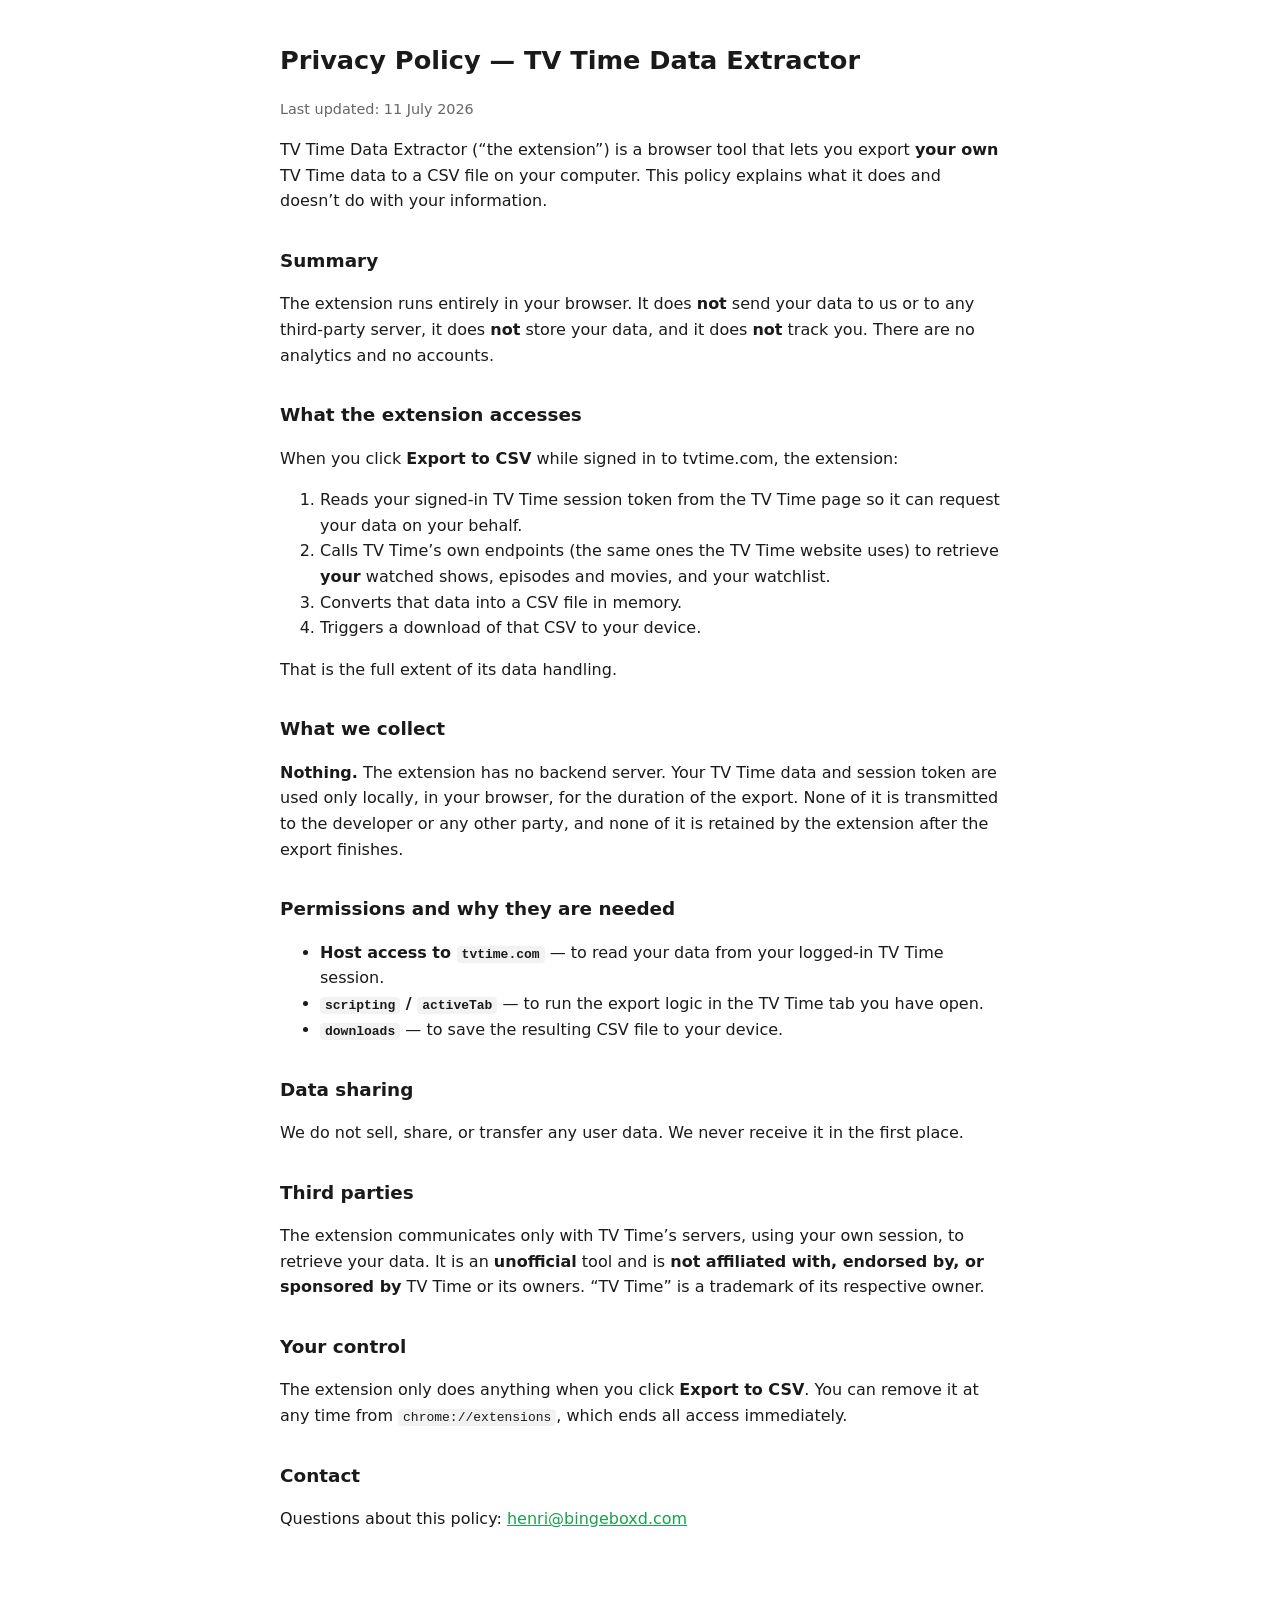
<file: index.html>
<!doctype html>
<html lang="en">
  <head>
    <meta charset="utf-8" />
    <meta http-equiv="refresh" content="0; url=./tv-time-exporter/privacy-policy.html" />
    <title>TV Time Data Extractor</title>
  </head>
  <body>
    <p>
      <a href="./tv-time-exporter/privacy-policy.html"
        >TV Time Data Extractor — Privacy Policy</a
      >
    </p>
  </body>
</html>
</file>
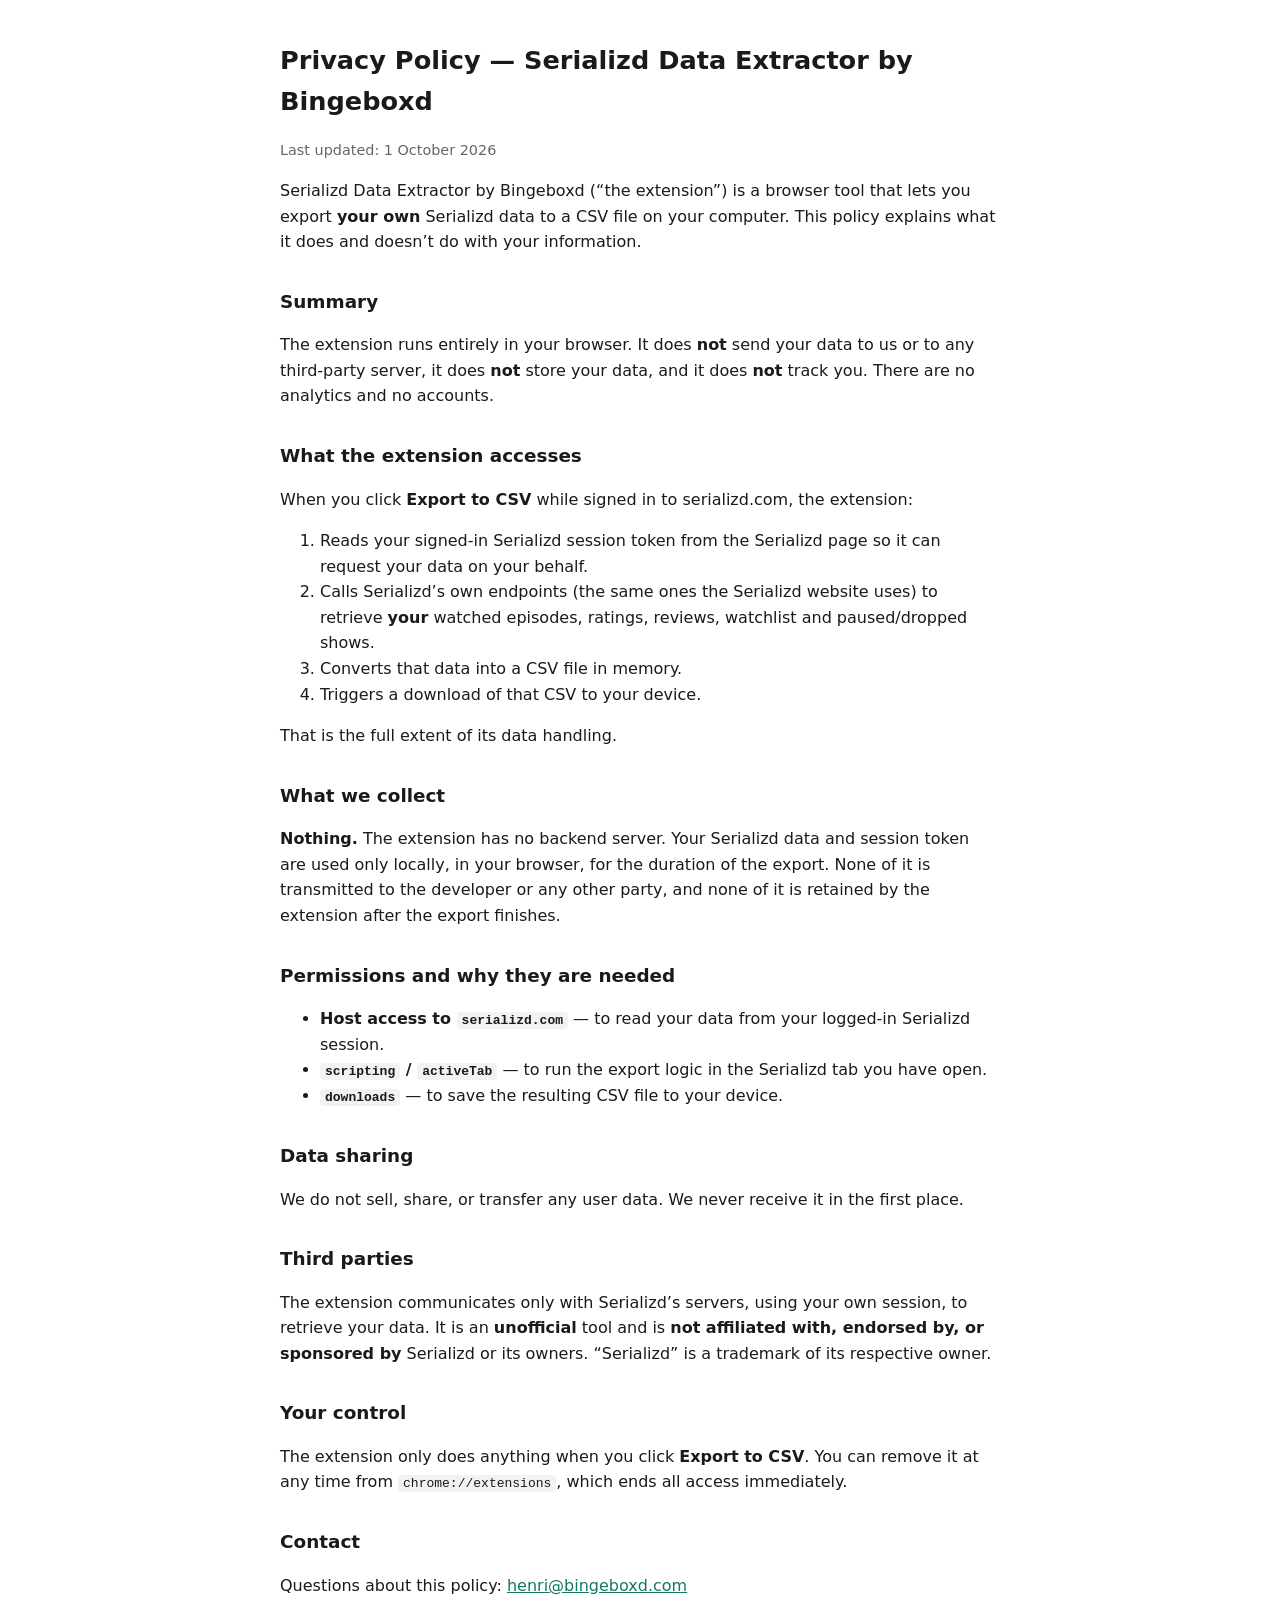
<file: serializd-exporter/index.html>
<!doctype html>
<html lang="en">
  <head>
    <meta charset="utf-8" />
    <meta http-equiv="refresh" content="0; url=./privacy-policy.html" />
    <title>Serializd Data Extractor by Bingeboxd</title>
  </head>
  <body>
    <p>
      <a href="./privacy-policy.html"
        >Serializd Data Extractor by Bingeboxd — Privacy Policy</a
      >
    </p>
  </body>
</html>
</file>
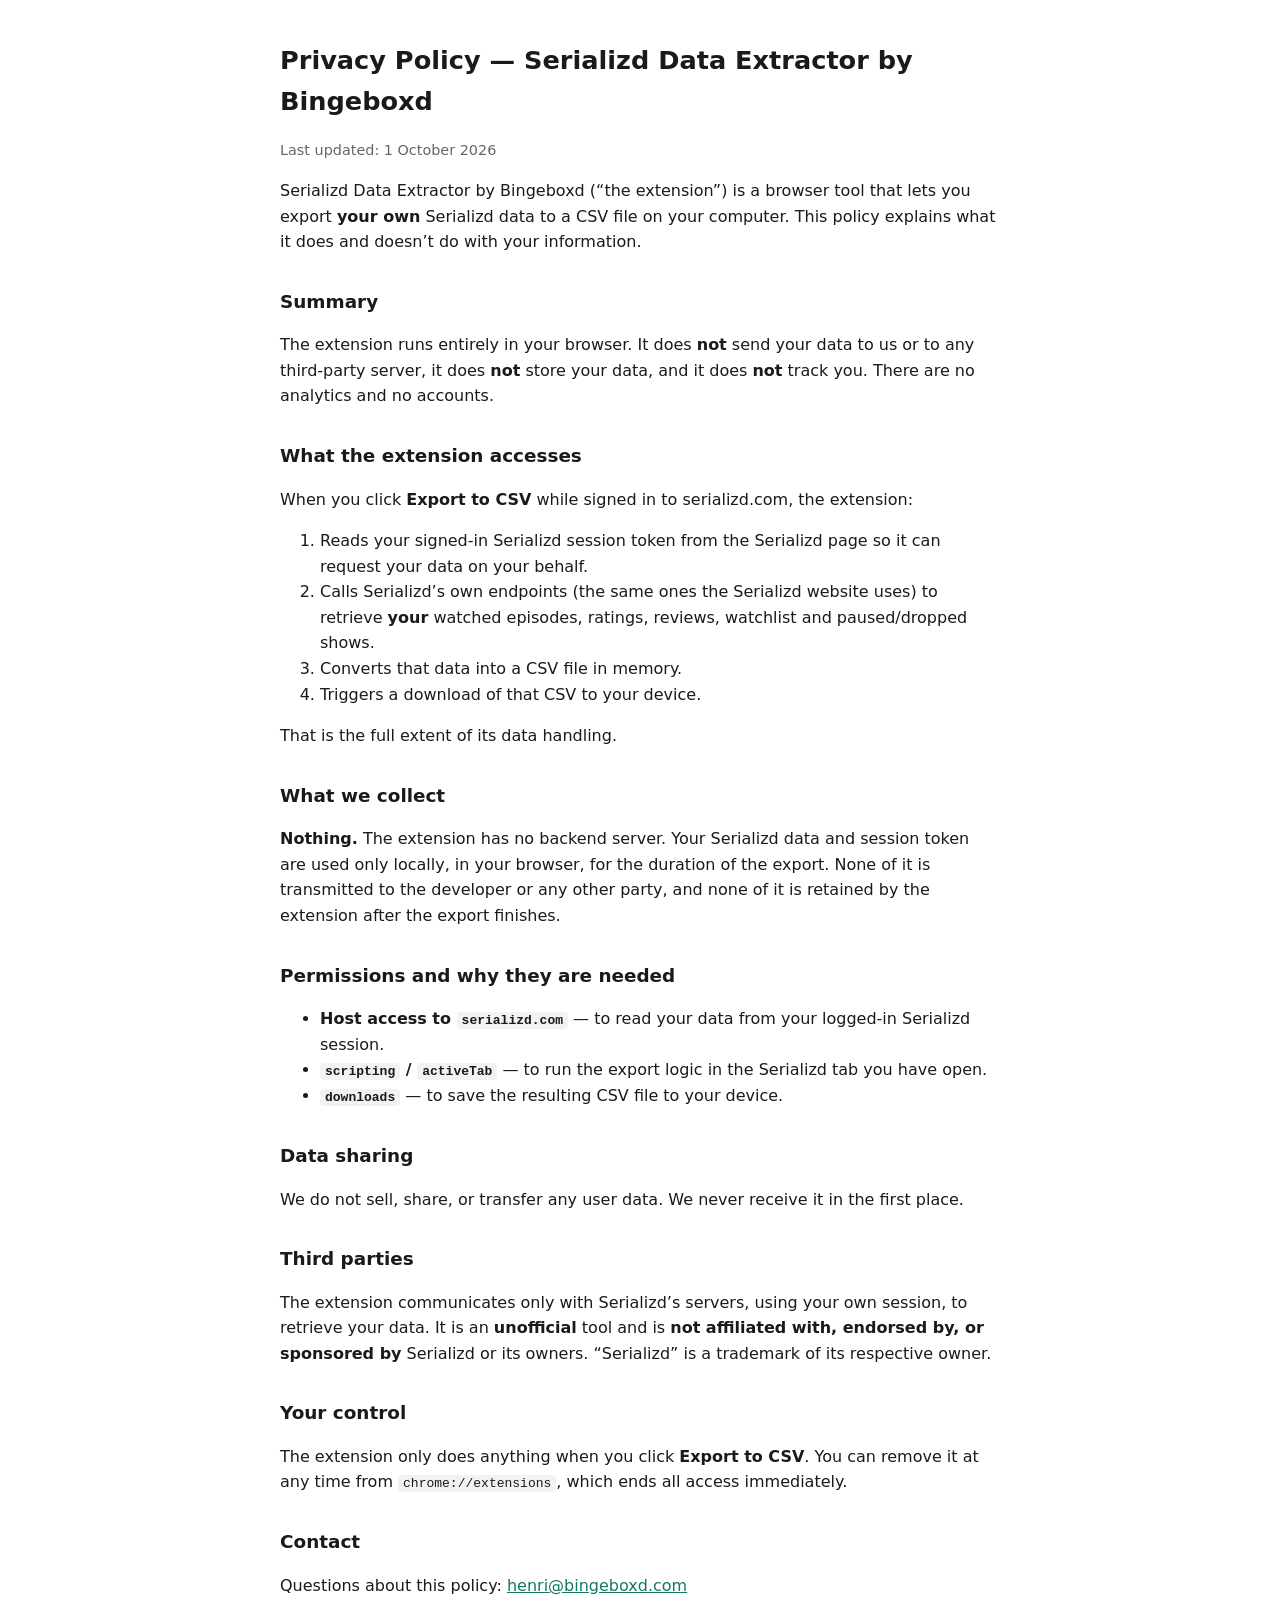
<file: serializd-exporter/privacy-policy.html>
<!doctype html>
<html lang="en">
  <head>
    <meta charset="utf-8" />
    <meta name="viewport" content="width=device-width, initial-scale=1" />
    <title>Privacy Policy — Serializd Data Extractor by Bingeboxd</title>
    <meta name="robots" content="noindex" />
    <style>
      body {
        font-family: -apple-system, system-ui, Segoe UI, Roboto, sans-serif;
        max-width: 720px;
        margin: 40px auto;
        padding: 0 20px 60px;
        color: #1a1a1a;
        line-height: 1.6;
      }
      h1 {
        font-size: 1.6rem;
      }
      h2 {
        font-size: 1.15rem;
        margin-top: 2rem;
      }
      .updated {
        color: #666;
        font-size: 0.9rem;
      }
      code {
        background: #f2f2f2;
        padding: 1px 5px;
        border-radius: 4px;
      }
      a {
        color: #157764;
      }
    </style>
  </head>
  <body>
    <h1>Privacy Policy — Serializd Data Extractor by Bingeboxd</h1>
    <p class="updated">Last updated: 1 October 2026</p>

    <p>
      Serializd Data Extractor by Bingeboxd (“the extension”) is a browser tool
      that lets you export <strong>your own</strong> Serializd data to a CSV
      file on your computer. This policy explains what it does and doesn’t do
      with your information.
    </p>

    <h2>Summary</h2>
    <p>
      The extension runs entirely in your browser. It does <strong>not</strong>
      send your data to us or to any third-party server, it does
      <strong>not</strong> store your data, and it does <strong>not</strong>
      track you. There are no analytics and no accounts.
    </p>

    <h2>What the extension accesses</h2>
    <p>
      When you click <strong>Export to CSV</strong> while signed in to
      serializd.com, the extension:
    </p>
    <ol>
      <li>
        Reads your signed-in Serializd session token from the Serializd page so
        it can request your data on your behalf.
      </li>
      <li>
        Calls Serializd’s own endpoints (the same ones the Serializd website
        uses) to retrieve <strong>your</strong> watched episodes, ratings,
        reviews, watchlist and paused/dropped shows.
      </li>
      <li>Converts that data into a CSV file in memory.</li>
      <li>Triggers a download of that CSV to your device.</li>
    </ol>
    <p>That is the full extent of its data handling.</p>

    <h2>What we collect</h2>
    <p>
      <strong>Nothing.</strong> The extension has no backend server. Your
      Serializd data and session token are used only locally, in your browser,
      for the duration of the export. None of it is transmitted to the developer
      or any other party, and none of it is retained by the extension after the
      export finishes.
    </p>

    <h2>Permissions and why they are needed</h2>
    <ul>
      <li>
        <strong>Host access to <code>serializd.com</code></strong> — to read
        your data from your logged-in Serializd session.
      </li>
      <li>
        <strong><code>scripting</code> / <code>activeTab</code></strong> — to
        run the export logic in the Serializd tab you have open.
      </li>
      <li>
        <strong><code>downloads</code></strong> — to save the resulting CSV file
        to your device.
      </li>
    </ul>

    <h2>Data sharing</h2>
    <p>
      We do not sell, share, or transfer any user data. We never receive it in
      the first place.
    </p>

    <h2>Third parties</h2>
    <p>
      The extension communicates only with Serializd’s servers, using your own
      session, to retrieve your data. It is an <strong>unofficial</strong> tool
      and is <strong>not affiliated with, endorsed by, or sponsored by</strong>
      Serializd or its owners. “Serializd” is a trademark of its respective
      owner.
    </p>

    <h2>Your control</h2>
    <p>
      The extension only does anything when you click <strong>Export to
      CSV</strong>. You can remove it at any time from
      <code>chrome://extensions</code>, which ends all access immediately.
    </p>

    <h2>Contact</h2>
    <p>
      Questions about this policy:
      <a href="mailto:henri@bingeboxd.com">henri@bingeboxd.com</a>
    </p>
  </body>
</html>
</file>
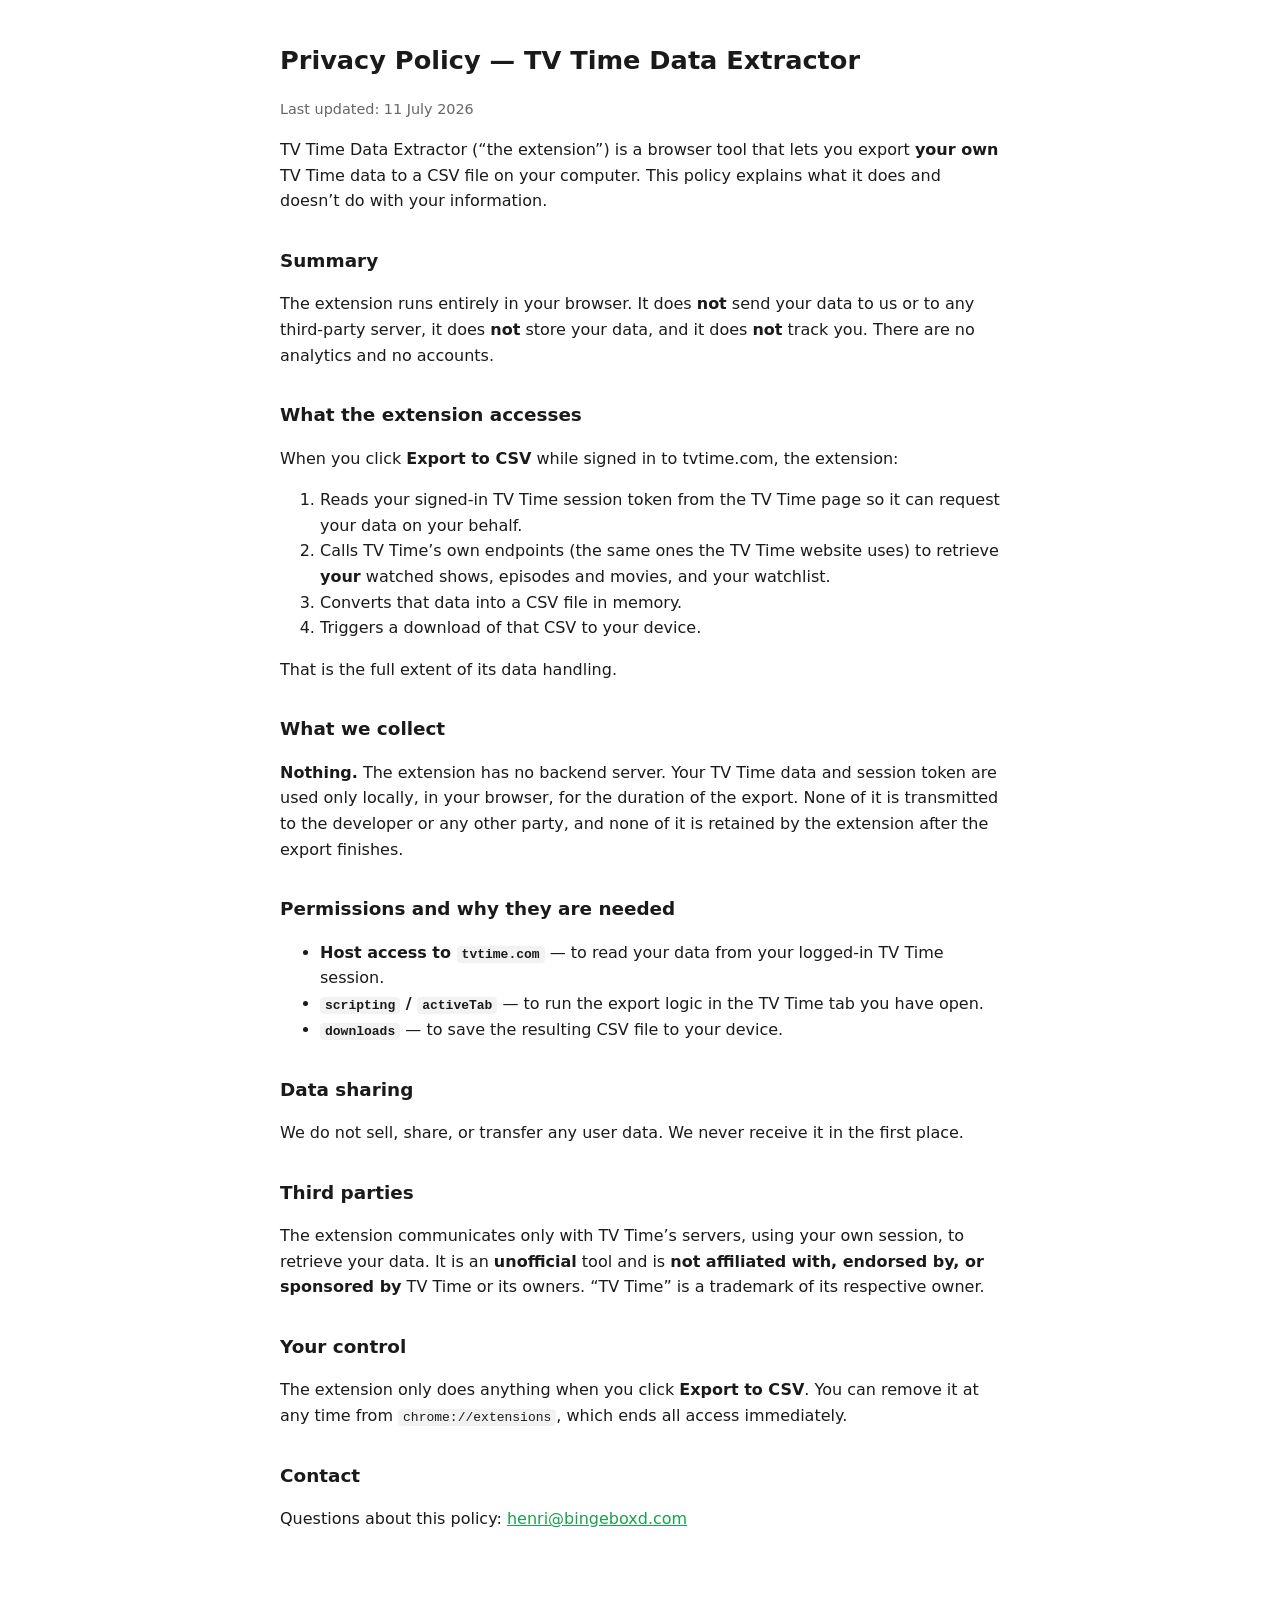
<file: tv-time-exporter/privacy-policy.html>
<!doctype html>
<html lang="en">
  <head>
    <meta charset="utf-8" />
    <meta name="viewport" content="width=device-width, initial-scale=1" />
    <title>Privacy Policy — TV Time Data Extractor</title>
    <meta name="robots" content="noindex" />
    <style>
      body {
        font-family: -apple-system, system-ui, Segoe UI, Roboto, sans-serif;
        max-width: 720px;
        margin: 40px auto;
        padding: 0 20px 60px;
        color: #1a1a1a;
        line-height: 1.6;
      }
      h1 {
        font-size: 1.6rem;
      }
      h2 {
        font-size: 1.15rem;
        margin-top: 2rem;
      }
      .updated {
        color: #666;
        font-size: 0.9rem;
      }
      code {
        background: #f2f2f2;
        padding: 1px 5px;
        border-radius: 4px;
      }
      a {
        color: #16a34a;
      }
    </style>
  </head>
  <body>
    <h1>Privacy Policy — TV Time Data Extractor</h1>
    <p class="updated">Last updated: 11 July 2026</p>

    <p>
      TV Time Data Extractor (“the extension”) is a browser tool that lets you
      export <strong>your own</strong> TV Time data to a CSV file on your
      computer. This policy explains what it does and doesn’t do with your
      information.
    </p>

    <h2>Summary</h2>
    <p>
      The extension runs entirely in your browser. It does <strong>not</strong>
      send your data to us or to any third-party server, it does
      <strong>not</strong> store your data, and it does <strong>not</strong>
      track you. There are no analytics and no accounts.
    </p>

    <h2>What the extension accesses</h2>
    <p>
      When you click <strong>Export to CSV</strong> while signed in to
      tvtime.com, the extension:
    </p>
    <ol>
      <li>
        Reads your signed-in TV Time session token from the TV Time page so it
        can request your data on your behalf.
      </li>
      <li>
        Calls TV Time’s own endpoints (the same ones the TV Time website uses)
        to retrieve <strong>your</strong> watched shows, episodes and movies,
        and your watchlist.
      </li>
      <li>Converts that data into a CSV file in memory.</li>
      <li>Triggers a download of that CSV to your device.</li>
    </ol>
    <p>That is the full extent of its data handling.</p>

    <h2>What we collect</h2>
    <p>
      <strong>Nothing.</strong> The extension has no backend server. Your TV
      Time data and session token are used only locally, in your browser, for
      the duration of the export. None of it is transmitted to the developer or
      any other party, and none of it is retained by the extension after the
      export finishes.
    </p>

    <h2>Permissions and why they are needed</h2>
    <ul>
      <li>
        <strong>Host access to <code>tvtime.com</code></strong> — to read your
        data from your logged-in TV Time session.
      </li>
      <li>
        <strong><code>scripting</code> / <code>activeTab</code></strong> — to
        run the export logic in the TV Time tab you have open.
      </li>
      <li>
        <strong><code>downloads</code></strong> — to save the resulting CSV file
        to your device.
      </li>
    </ul>

    <h2>Data sharing</h2>
    <p>
      We do not sell, share, or transfer any user data. We never receive it in
      the first place.
    </p>

    <h2>Third parties</h2>
    <p>
      The extension communicates only with TV Time’s servers, using your own
      session, to retrieve your data. It is an <strong>unofficial</strong> tool
      and is <strong>not affiliated with, endorsed by, or sponsored by</strong>
      TV Time or its owners. “TV Time” is a trademark of its respective owner.
    </p>

    <h2>Your control</h2>
    <p>
      The extension only does anything when you click <strong>Export to
      CSV</strong>. You can remove it at any time from
      <code>chrome://extensions</code>, which ends all access immediately.
    </p>

    <h2>Contact</h2>
    <p>
      Questions about this policy:
      <a href="mailto:henri@bingeboxd.com">henri@bingeboxd.com</a>
    </p>
  </body>
</html>
</file>
